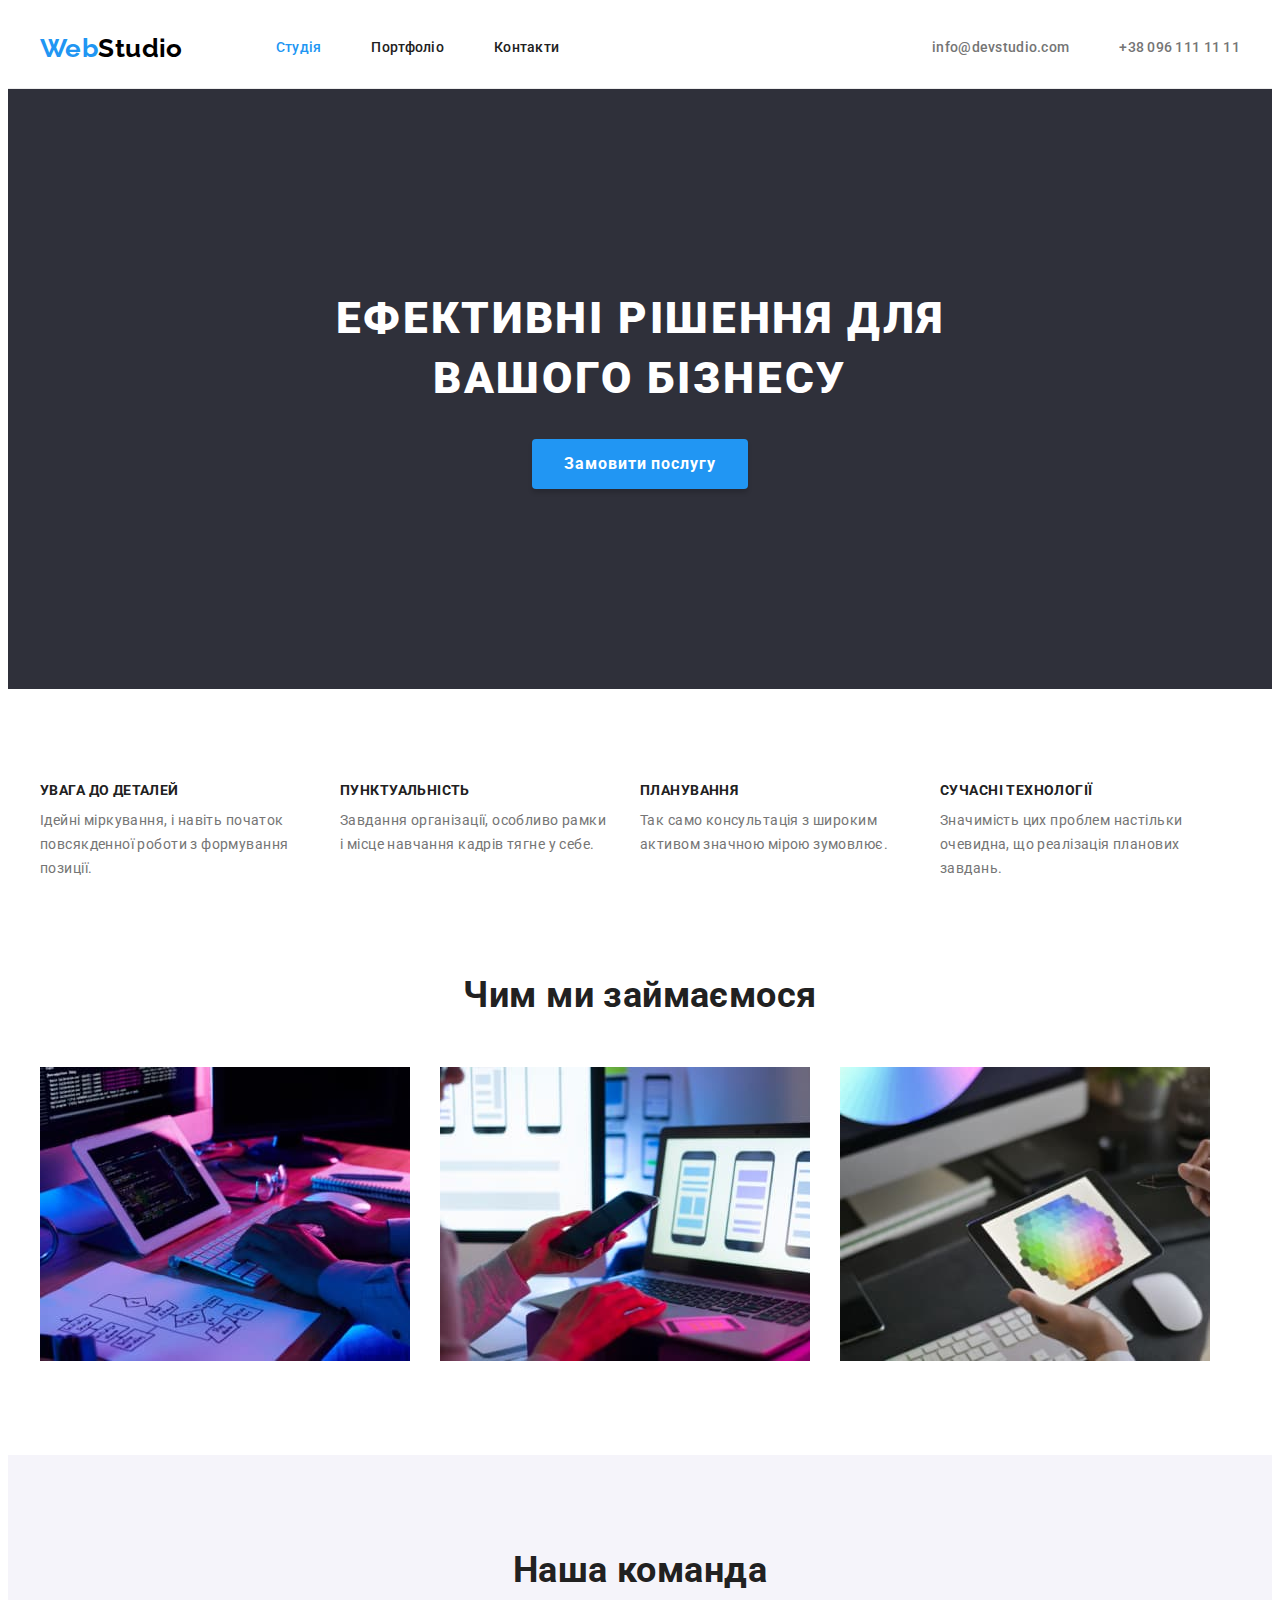
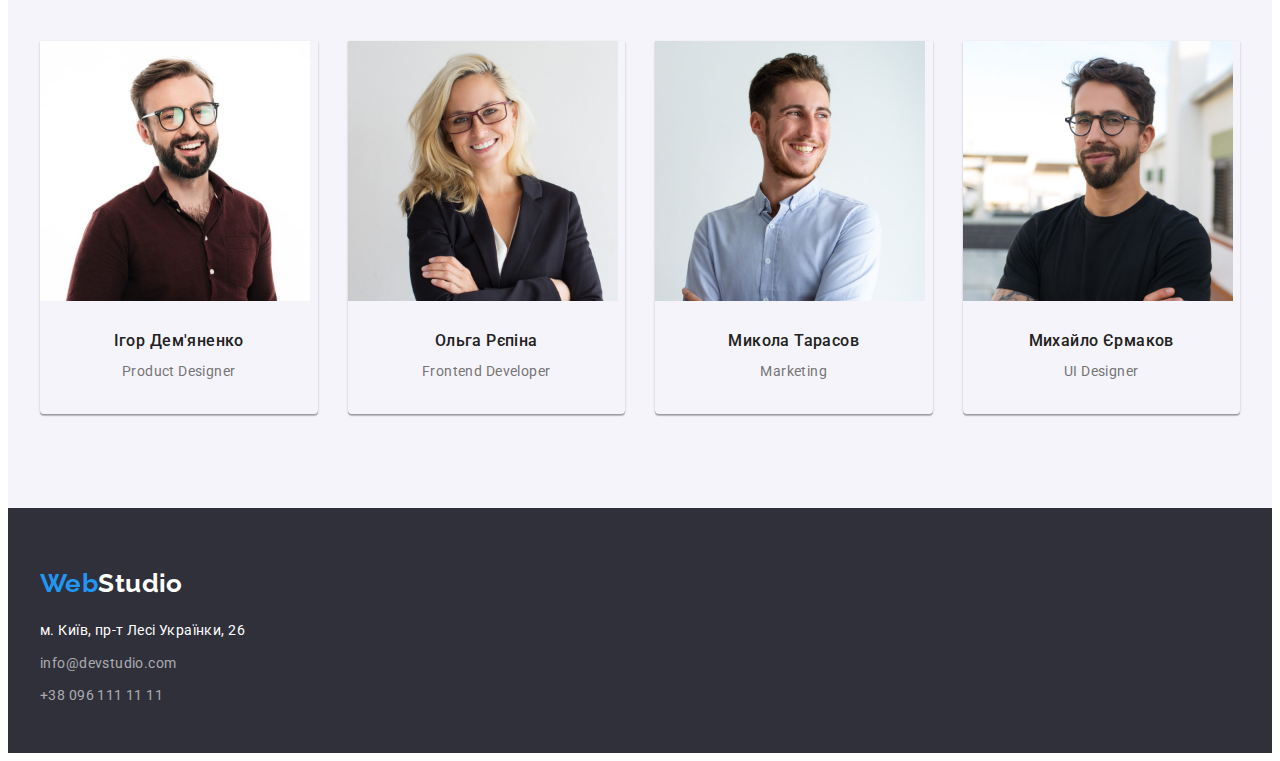
<file: index.html>
<!DOCTYPE html>
<html lang="uk">
<head>
  <meta charset="UTF-8">
  <meta http-equiv="X-UA-Compatible" content="IE=edge">
  <meta name="viewport" content="width=device-width, initial-scale=1.0">
  <title>Document</title>
  <link rel="stylesheet" href="https://cdnjs.cloudflare.com/ajax/libs/modern-normalize/1.1.0/modern-normalize.min.css"
    integrity="sha512-wpPYUAdjBVSE4KJnH1VR1HeZfpl1ub8YT/NKx4PuQ5NmX2tKuGu6U/JRp5y+Y8XG2tV+wKQpNHVUX03MfMFn9Q=="
    crossorigin="anonymous" referrerpolicy="no-referrer" />
  <link rel="preconnect" href="https://fonts.googleapis.com">
  <link rel="preconnect" href="https://fonts.gstatic.com" crossorigin>
  <link href="https://fonts.googleapis.com/css2?family=Raleway:wght@700&family=Roboto:wght@400;500;700;900&display=swap"
    rel="stylesheet">
  <link rel="stylesheet" href="./css/styles.css">
</head>
<body>
  <header class="header-site">
    <div class="container main-nav">
      <nav class="position-nav">
        <a href="/" class="logo"><span class="logo-blue">Web</span>Studio</a>
        <ul class="site-nav list position-site-nav">
          <li class="item"><a href="./index.html" class="link-nav current">Студія</a></li>
          <li class="item"><a href="./portfolio.html" class="link-nav">Портфоліо</a></li>
          <li class="item"><a href="#" class="link-nav">Контакти</a></li>
        </ul>
      </nav>
      <ul class="contact list position-contact">
        <li class="item"><a href="mailto:info@devstudio.com" class="link-contact">info@devstudio.com</a></li>
        <li class="item"><a href="tel:+380961111111" class="link-contact">+38 096 111 11 11</a></li>
      </ul>
    </div>
  </header>
  <main>
    <section class="hero">
      <div class="container">
        <h1 class="hero-title">Ефективні рішення для <br> вашого бізнесу</h1>
        <button type="button" class="hero-button">Замовити послугу</button>
      </div>     
    </section>
    <section class="section">
      <div class="container">
        <h2 class="visually-hidden">Переваги</h2>
        <ul class="list position-benefits">
          <li class="distance-benefits">
            <h3 class="subtitle">УВАГА ДО ДЕТАЛЕЙ</h3>
            <p>Ідейні міркування, і навіть початок повсякденної роботи з формування позиції.</p>
          </li>
          <li class="distance-benefits">
            <h3 class="subtitle">ПУНКТУАЛЬНІСТЬ</h3>
            <p>Завдання організації, особливо рамки і місце навчання кадрів тягне у себе.</p>
          </li>
          <li class="distance-benefits">
            <h3 class="subtitle">ПЛАНУВАННЯ</h3>
            <p>Так само консультація з широким активом значною мірою зумовлює.</p>
          </li>
          <li class="distance-benefits">
            <h3 class="subtitle">СУЧАСНІ ТЕХНОЛОГІЇ</h3>
            <p>Значимість цих проблем настільки очевидна, що реалізація планових завдань.</p>
          </li>
        </ul>
      </div>
    </section>
    <section class="activity">
      <div class="container">
        <h2 class="center activity-title">Чим ми займаємося</h2>
        <ul class="list position-activity">
          <li class="distanse-activity">
            <a href="#">
              <img src="./images/box1.jpg" alt="Чоловік набирає код на лавіатурі" width="370" height="294">
            </a>
          </li>
          <li class="distanse-activity">
            <a href="#">
              <img src="./images/box2.jpg" alt="Дівчина тримає телефон і друкує на ноутбуці" width="370" height="294">
            </a>
          </li>
          <li class="distanse-activity">
            <a href="#">
              <img src="./images/box3.jpg" alt="На планшеті палітра кольорів" width="370" height="294">
            </a>
          </li>
        </ul>
      </div>
    </section>
    <section class="section background">
      <div class="container">
        <h2 class="center team-title">Наша команда</h2>
        <ul class="list position-team">
          <li class="distanse-team">
            <a href="">
              <img src="./images/img1.jpg" alt="Чоловік з бородою в окулярах та червоній сорочці" width="270" height="260">
            </a>
            <div class="teame-card">
              <h3 class="teamname">Ігор Дем'яненко</h3>
              <p lang="en" class="team-paragraph">Product Designer</p>
            </div>
          </li>
          <li class="distanse-team">
            <a href="">
              <img src="./images/img2.jpg" alt="Блондинка в окулярах та піджаку" width="270" height="260">
            </a>
            <div class="teame-card">
              <h3 class="teamname">Ольга Рєпіна</h3>
              <p lang="en" class="team-paragraph">Frontend Developer</p>
            </div>
          </li>
          <li class="distanse-team">
            <a href="">
              <img src="./images/img3.jpg" alt="Чоловік у білій сорочці" width="270" height="260">
            </a>
            <div class="teame-card">
              <h3 class="teamname">Микола Тарасов</h3>
              <p lang="en" class="team-paragraph">Marketing</p>
            </div>
          </li>
          <li class="distanse-team">
            <a href="">
              <img src="./images/img4.jpg" alt="Чоловік з бородою в окулярах та чорній футболці" width="270" height="260">
            </a>
            <div class="teame-card">
              <h3 class="teamname">Михайло Єрмаков</h3>
              <p lang="en" class="team-paragraph">UI Designer</p>
            </div>
          </li>
        </ul>
      </div>
    </section>
  </main>
  <footer class="footer-site ">
    <div class="container">
      <a href="/" class="logo footer-site-logo"><span class="logo-blue">Web</span>Studio</a>
      <address class="list address-footer">
        <ul class="list">
          <li class="item">
            <a href="https://www.google.com/maps/place/бул.+Леси+Украинки,+26,+Киев,+02000/@50.4265807,30.5383858,17z/data=!3m1!4b1!4m5!3m4!1s0x40d4cf0e033ecbe9:0x57a4dffefec77da0!8m2!3d50.4265807!4d30.5383858"
            class="address-map" target="_blank" rel=" noreferrer noopener nofollow">м. Київ, пр-т Лесі Українки, 26</a>
          </li>
          <li class="item">
            <a href="mailto:info@devstudio.com" class="footer-contact">info@devstudio.com</a>
          </li>
          <li class="item">
            <a href="tel:+380961111111" class="footer-contact">+38 096 111 11 11</a>
          </li>
        </ul>
      </address>
    </div>
  </footer>
</body>
</html>
</file>
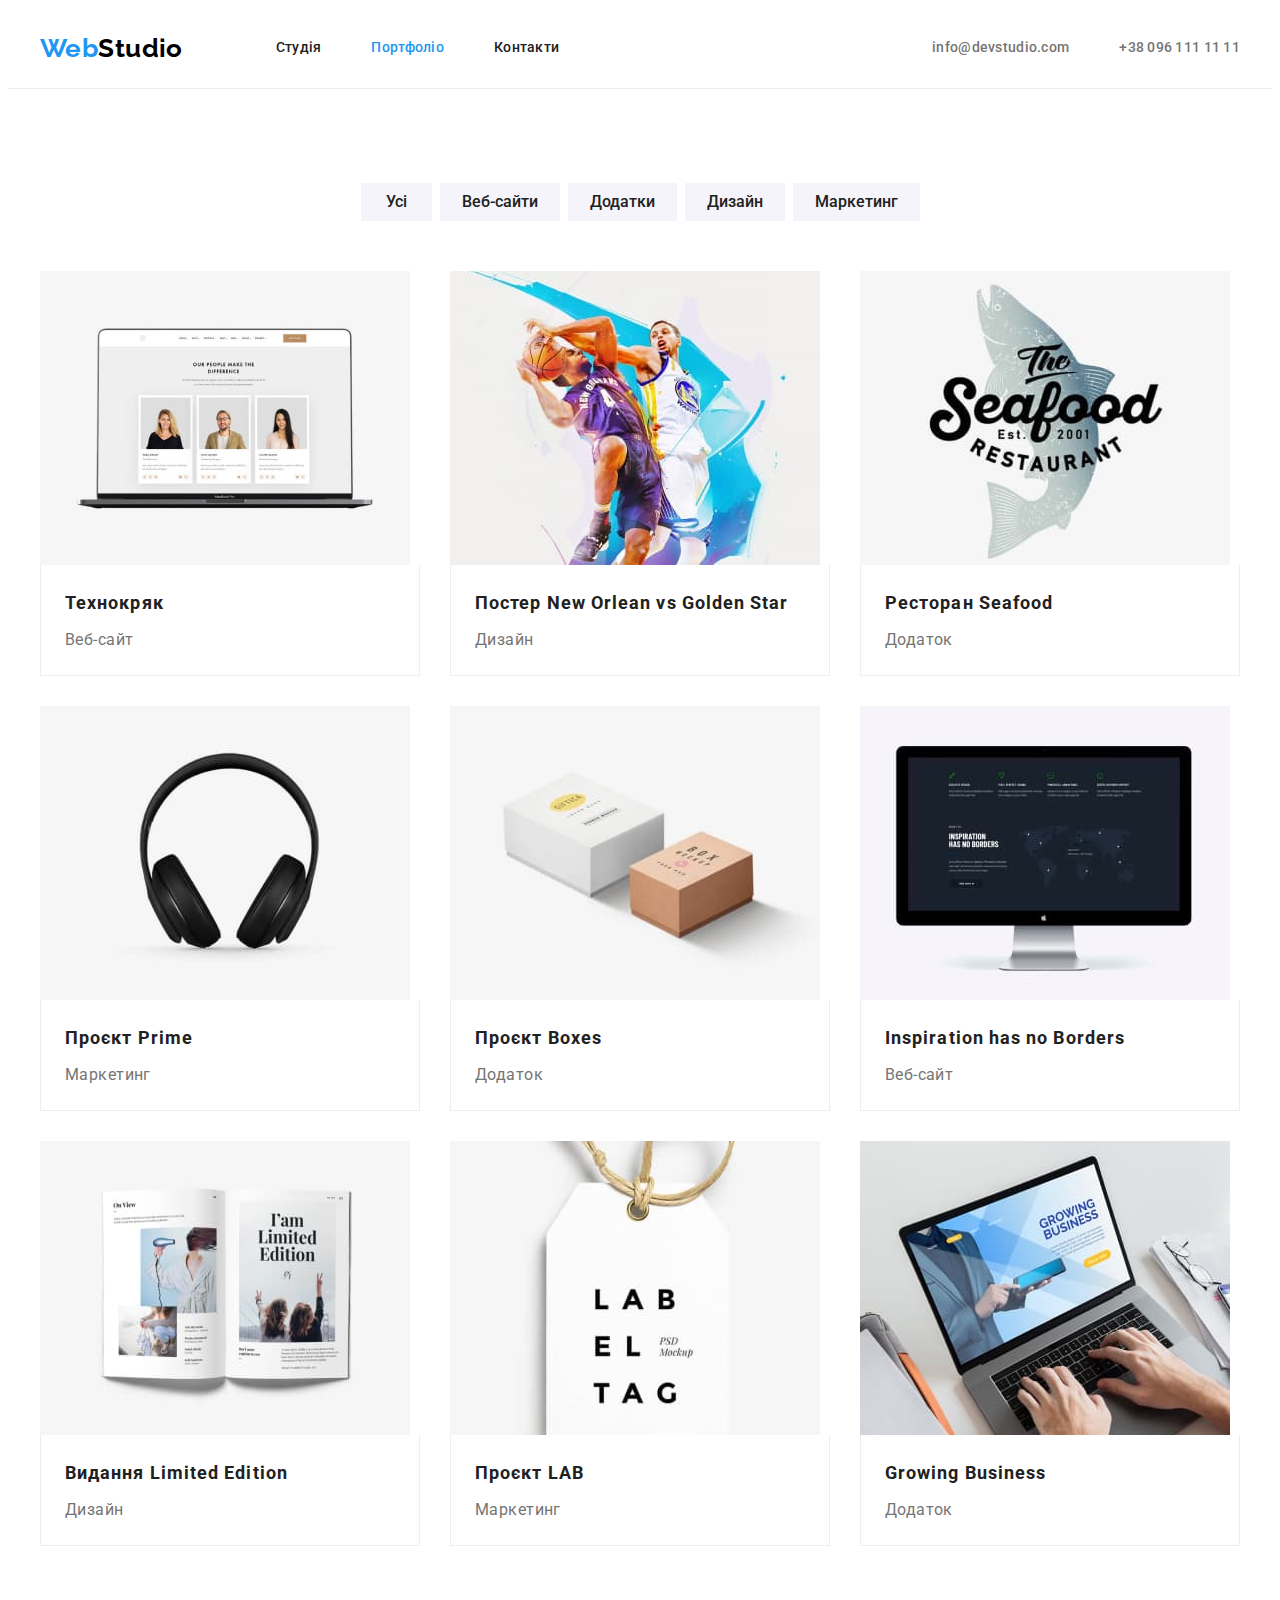
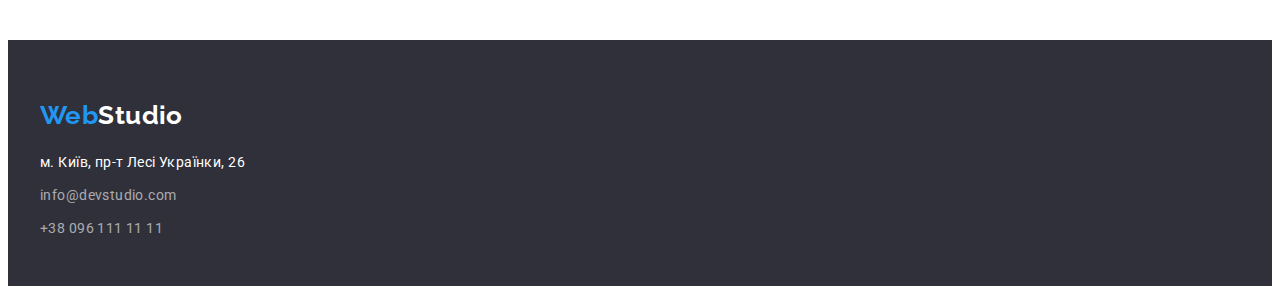
<file: portfolio.html>
<!DOCTYPE html>
<html lang="uk">

<head>
  <meta charset="UTF-8">
  <meta http-equiv="X-UA-Compatible" content="IE=edge">
  <meta name="viewport" content="width=device-width, initial-scale=1.0">
  <title>Document</title>
  <link rel="stylesheet" href="https://cdnjs.cloudflare.com/ajax/libs/modern-normalize/1.1.0/modern-normalize.min.css"
    integrity="sha512-wpPYUAdjBVSE4KJnH1VR1HeZfpl1ub8YT/NKx4PuQ5NmX2tKuGu6U/JRp5y+Y8XG2tV+wKQpNHVUX03MfMFn9Q=="
    crossorigin="anonymous" referrerpolicy="no-referrer" />
  <link rel="preconnect" href="https://fonts.googleapis.com">
  <link rel="preconnect" href="https://fonts.gstatic.com" crossorigin>
  <link href="https://fonts.googleapis.com/css2?family=Raleway:wght@700&family=Roboto:wght@400;500;700;900&display=swap"
    rel="stylesheet">
  <link rel="stylesheet" href="./css/styles.css">
</head>

<body>
  <header class="header-site">
    <div class="container main-nav">
      <nav class="position-nav">
        <a href="/" class="logo"><span class="logo-blue">Web</span>Studio</a>
        <ul class="site-nav list position-site-nav">
          <li class="item"><a href="./index.html" class="link-nav ">Студія</a></li>
          <li class="item"><a href="./portfolio.html" class="link-nav current">Портфоліо</a></li>
          <li class="item"><a href="#" class="link-nav">Контакти</a></li>
        </ul>
      </nav>
      <ul class="contact list position-contact">
        <li class="item"><a href="mailto:info@devstudio.com" class="link-contact">info@devstudio.com</a></li>
        <li class="item"><a href="tel:+380961111111" class="link-contact">+38 096 111 11 11</a></li>
      </ul>
    </div>
  </header>
  <main>
    <section class="section">
      <div class="container">
        <h1 class="visually-hidden">Портфоліо</h1>
        <ul class="list portfolio-nav">
          <li class="item"><button class="button-portfolio all" type="button">Усі</button></li>
          <li class="item"><button class="button-portfolio" type="button">Веб-сайти</button></li>
          <li class="item"><button class="button-portfolio" type="button">Додатки</button></li>
          <li class="item"><button class="button-portfolio" type="button">Дизайн</button></li>
          <li class="item"><button class="button-portfolio" type="button">Маркетинг</button></li>
        </ul>
        <ul class="list portfolio-card">
          <li class="portfolio-card-position">
            <a href="" class="link-card">
              <img src="./images/img-portfolio1.jpg" alt="Три людини на екрані ноутбука" width="370" height="294">
              <div class="postion-text-card">
                <h2 class="title-card">Технокряк</h2>
                <p class="description-card">Веб-сайт</p>
              </div>
            </a>
          </li>
          <li class="portfolio-card-position">
            <a href="" class="link-card">
              <img src="./images/img-portfolio2.jpg" alt="Два баскетболісти виборюють м'яч" width="370" height="294">
              <div class="postion-text-card">
                <h2 class="title-card">Постер <span lang="en">New Orlean vs Golden Star</span></h2>
                <p class="description-card">Дизайн</p>
              </div>
            </a>
          </li>
          <li class="portfolio-card-position">
            <a href="" class="link-card">
              <img src="./images/img-portfolio3.jpg" alt="Логотип ресторану" width="370" height="294">
              <div class="postion-text-card">
                <h2 class="title-card">Ресторан <span lang="en">Seafood</span></h2>
                <p class="description-card">Додаток</p>
              </div>
            </a>
          </li>
          <li class="portfolio-card-position">
            <a href="" class="link-card">
              <img src="./images/img-portfolio4.jpg" alt="Великі навушники" width="370" height="294">
              <div class="postion-text-card">
                <h2 class="title-card">Проєкт <span lang="en">Prime</span></h2>
                <p class="description-card">Маркетинг</p>
              </div>
            </a>
          </li>
          <li class="portfolio-card-position">
            <a href="" class="link-card">
              <img src="./images/img-portfolio5.jpg" alt="Дві коробки" width="370" height="294">
              <div class="postion-text-card">
                <h2 class="title-card">Проєкт <span lang="en">Boxes</span></h2>
                <p class="description-card">Додаток</p>
              </div>
            </a>
          </li>
          <li class="portfolio-card-position">
            <a href="" class="link-card">
              <img src="./images/img-portfolio6.jpg" alt="Монітор" width="370" height="294">
              <div class="postion-text-card">
                <h2 class="title-card" lang="en">Inspiration has no Borders</h2>
                <p class="description-card">Веб-сайт</p>
              </div>
            </a>
          </li>
          <li class="portfolio-card-position">
            <a href="" class="link-card">
              <img src="./images/img-portfolio7.jpg" alt="Розгорнута книга" width="370" height="294">
              <div class="postion-text-card">
                <h2 class="title-card">Видання <span lang="en">Limited Edition</span></h2>
                <p class="description-card">Дизайн</p>
              </div>
            </a>
          </li>
          <li class="portfolio-card-position">
            <a href="" class="link-card">
              <img src="./images/img-portfolio8.jpg" alt="Бірка з написом" width="370" height="294">
              <div class="postion-text-card">
                <h2 class="title-card">Проєкт <span lang="en">LAB</span></h2>
                <p class="description-card">Маркетинг</p>
              </div>
            </a>
          </li>
          <li class="portfolio-card-position">
            <a href="" class="link-card">
              <img src="./images/img-portfolio9.jpg" alt="Чоловік працює в ноутбуці" width="370" height="294">
              <div class="postion-text-card">
                <h2 class="title-card" lang="en">Growing Business</h2>
                <p class="description-card">Додаток</p>
              </div>
            </a>
          </li>
        </ul>
      </div>
    </section>
  </main>
  <footer class="footer-site ">
    <div class="container">
      <a href="/" class="logo footer-site-logo"><span class="logo-blue">Web</span>Studio</a>
      <address class="list address-footer">
        <ul class="list">
          <li class="item">
            <a href="https://www.google.com/maps/place/бул.+Леси+Украинки,+26,+Киев,+02000/@50.4265807,30.5383858,17z/data=!3m1!4b1!4m5!3m4!1s0x40d4cf0e033ecbe9:0x57a4dffefec77da0!8m2!3d50.4265807!4d30.5383858"
              class="address-map" target="_blank" rel=" noreferrer noopener nofollow">м. Київ, пр-т Лесі Українки, 26</a>
          </li>
          <li class="item">
            <a href="mailto:info@devstudio.com" class="footer-contact">info@devstudio.com</a>
          </li>
          <li class="item">
            <a href="tel:+380961111111" class="footer-contact">+38 096 111 11 11</a>
          </li>
        </ul>
      </address>
    </div>
  </footer>
</body>

</html>
</file>
<file: css/styles.css>
:root {
--primary-white-color: #fff;
--auxiliary-back-color: #2F303A;
--primary-text-color: #757575;
--title-text-color: #212121;
--accent-color: #2196F3;
--black-color-logo: #000;
--logo-blue-color:  #2196F3;
--button-color: #F5F4FA;
--accent-button-color: #188CE8;
--footer-contact-color: rgba(255, 255, 255, 0.6);
--card-set-gap: 30px;
--border-header: #ECECEC;
--border-card: #EEEEEE;
}

body {
  background-color: var(--primary-white-color);
  color: var(--primary-text-color);

  font-family: Roboto, sans-serif;
  font-size: 14px;
  line-height: 1.71;
  letter-spacing: 0.03em;
}
h2,
h3 {
  color: var(--title-text-color);
}
h1,
h2,
h3,
h4,
p {
  margin: 0;
}
ul {
  margin: 0;
  padding: 0;
}

img {
  display: block;
  max-width: 100%;
}
.list {
  list-style: none;
  padding: 0 ;
  margin: 0 ;
}
.link-card {
  text-decoration: none;
  color: inherit;
}

.container {
  width: 1200px;
  padding: 0 15px;
  margin: 0 auto;
}

.visually-hidden {
  position: absolute;
  width: 1px;
  height: 1px;
  margin: -1px;
  padding: 0;
  overflow: hidden;
  border: 0;
  clip: rect(0 0 0 0);
}

/* =============== START Logo =================== */
.logo {
  font-family: Raleway, sans-serif;
  font-weight: 700;
  font-size: 26px;
  line-height: 1.19;
  text-decoration: none;

  color: var(--black-color-logo);
}
.logo-blue {
  color: var(--logo-blue-color);
}
.footer-site-logo {
  display: block;
  margin-bottom: 20px;
  color: var(--primary-white-color);
}
/* =============== END Logo =================== */
/* =============== START site-nav =================== */
.header-site{
  background-color: var(--primary-white-color);
  border-bottom: 1px solid var(--border-header);
}
.site-nav,
.link-nav,
.contact,
.link-contact {
  font-weight: 500;
  line-height: 1.14;
  letter-spacing: 0.02em;
  text-decoration: none;

  color: var(--title-text-color);
}

.site-nav .link-nav:hover,
.site-nav .link-nav:focus,
.site-nav .link-nav.current{
  color: var(--accent-color);
}

.link-contact {
  color: var(--primary-text-color);
} 
.contact .link-contact:hover,
.contact .link-contact:focus,
.footer-contact:hover,
.footer-contact:focus,
.address-map:hover,
.address-map:focus {
  color: var(--accent-color);
}

.main-nav {
  display: flex;
}

.position-nav {
  display: flex;
  align-items: center;
}

.position-contact {
  display: flex;
  align-items: center;
  margin-left: auto;
}
.contact .item + .item {
  margin-left: 50px;
}
.position-site-nav {
  display: flex;
  margin-left: 93px;
}

.site-nav .item + .item {
  margin-left: 50px;
}
.link-nav,
.link-contact {
  display: block;
  padding: 32px 0;
}
/* =============== END site-nav =================== */
/* =============== START HERO =================== */
.hero {
  
  background-color: var(--auxiliary-back-color);
  text-align: center;
  padding-top: 200px;
  padding-bottom: 200px;
}
.hero-title {
  margin-bottom: 30px;

  font-weight: 900;
  font-size: 44px;
  line-height: 1.36;
  letter-spacing: 0.06em;
  text-transform: uppercase;

  color: var(--primary-white-color);
}
/* =============== END HERO =================== */
/* =============== START button =================== */
.hero-button {
  font-family: Roboto, sans-serif;
  font-weight: 700;
  font-size: 16px;
  line-height: 1.88;
  letter-spacing: 0.06em;
  cursor: pointer;
  padding: 10px 32px;

  color: var(--primary-white-color);
  background-color: var(--accent-color);
  box-shadow: 0px 4px 4px rgba(0, 0, 0, 0.15);
  border-radius: 4px;
  border-style: none;
}

.hero-button:hover,
.hero-button:focus {
  background-color: var(--accent-button-color);
}

.button-portfolio {
  padding: 6px 22px;

  font-family: Roboto, sans-serif;
  font-weight: 500;
  font-size: 16px;
  line-height: 1.62;
  cursor: pointer;

  color: var(--title-text-color);
  background-color: var(--button-color);
  border-style: none;
}
.all {
  padding-left: 25px;
  padding-right: 25px;
}
.button-portfolio:hover,
.button-portfolio:focus {
  background-color: var(--logo-blue-color);
  color: var(--primary-white-color);
  box-shadow: 0px 3px 1px rgba(0, 0, 0, 0.1), 
              0px 1px 2px rgba(0, 0, 0, 0.08), 
              0px 2px 2px rgba(0, 0, 0, 0.12);
  border-radius: 4px;
  border-color: var(--logo-blue-color);
}
/* =============== END button =================== */
/* =============== START section =================== */
.section {
  padding-top: 94px;
  padding-bottom: 94px;
}
.center {
  font-size: 36px;
  line-height: 1.17;
  text-align: center;
}
.subtitle {
  margin-bottom: 10px;

  font-size: 14px;
  line-height: 1.14;
}
.teamname {
  margin-bottom: 10px;

  font-weight: 500;
  font-size: 16px;
  line-height: 1.19;
  text-align: center;
}
.team-paragraph {
  text-align: center;
}

.position-benefits {
  display: flex;
}
.position-benefits .distance-benefits + .distance-benefits {
  margin-left: 30px;
}
.distance-benefits {
  width: 270px;
}

.activity {
  padding-bottom: 94px;
}
.activity-title {
  margin-bottom: 50px;
}
.position-activity {
  display: flex;
}
.position-activity :not(:last-child) {
  margin-right: 30px;
}

.team-title {
  margin-bottom: 50px;
}
.position-team {
  display: flex;
  flex-wrap: wrap;
  margin-top: -30px;
  margin-left: -30px;
}
.distanse-team {
  flex-basis: calc(100% / 4 - 30px);
  margin-top: 30px;
  margin-left: 30px;
  box-shadow: 0px 1px 3px rgba(0, 0, 0, 0.12), 
              0px 1px 1px rgba(0, 0, 0, 0.14), 
              0px 2px 1px rgba(0, 0, 0, 0.2);
  border-radius: 0px 0px 4px 4px;
}
.teame-card {
  padding-top: 30px;
  padding-bottom: 30px;
}

.background {
  background-color: var(--button-color);
}
/* =============== END section =================== */
/* =============== START portfolio card =================== */
.description-card {
  font-size: 16px;
  line-height: 1.88;
}
.title-card {
  margin-bottom: 4px;

  font-weight: 700;
  font-size: 18px;
  line-height: 2;
  letter-spacing: 0.06em;
}
.portfolio-nav{
  display: flex;
  justify-content: center;
  gap: 8px;

  margin-bottom: 50px;
}

.portfolio-card {
  
  display: flex;
  flex-wrap: wrap;
  margin-top: calc(-1 * var(--card-set-gap));
  margin-left: calc(-1 * var(--card-set-gap));
}
.portfolio-card-position {
  flex-basis: calc(100% / 3 - var(--card-set-gap));
  margin-top: var(--card-set-gap);
  margin-left: var(--card-set-gap);

}
.postion-text-card {
  padding: 20px 24px;
  border-bottom: 1px solid var(--border-card);
  border-left: 1px solid var(--border-card);
  border-right: 1px solid var(--border-card);
}
/* =============== END portfolio card ==================== */
/* =============== START footer =================== */
.footer-site {
  background-color: var(--auxiliary-back-color);
  padding-top: 60px;
  padding-bottom: 45px;
}
.address-map {
  font-style: normal;
  font-weight: 400;
  color: var(--primary-white-color);
  text-decoration: none;
}
.footer-contact {
  font-style: normal;
  font-weight: 400;
  text-decoration: none;
  color: var(--footer-contact-color); 
} 

.address-footer .item + .item {
  margin-top: 9px;
}
/* =============== END footer =================== */
</file>
